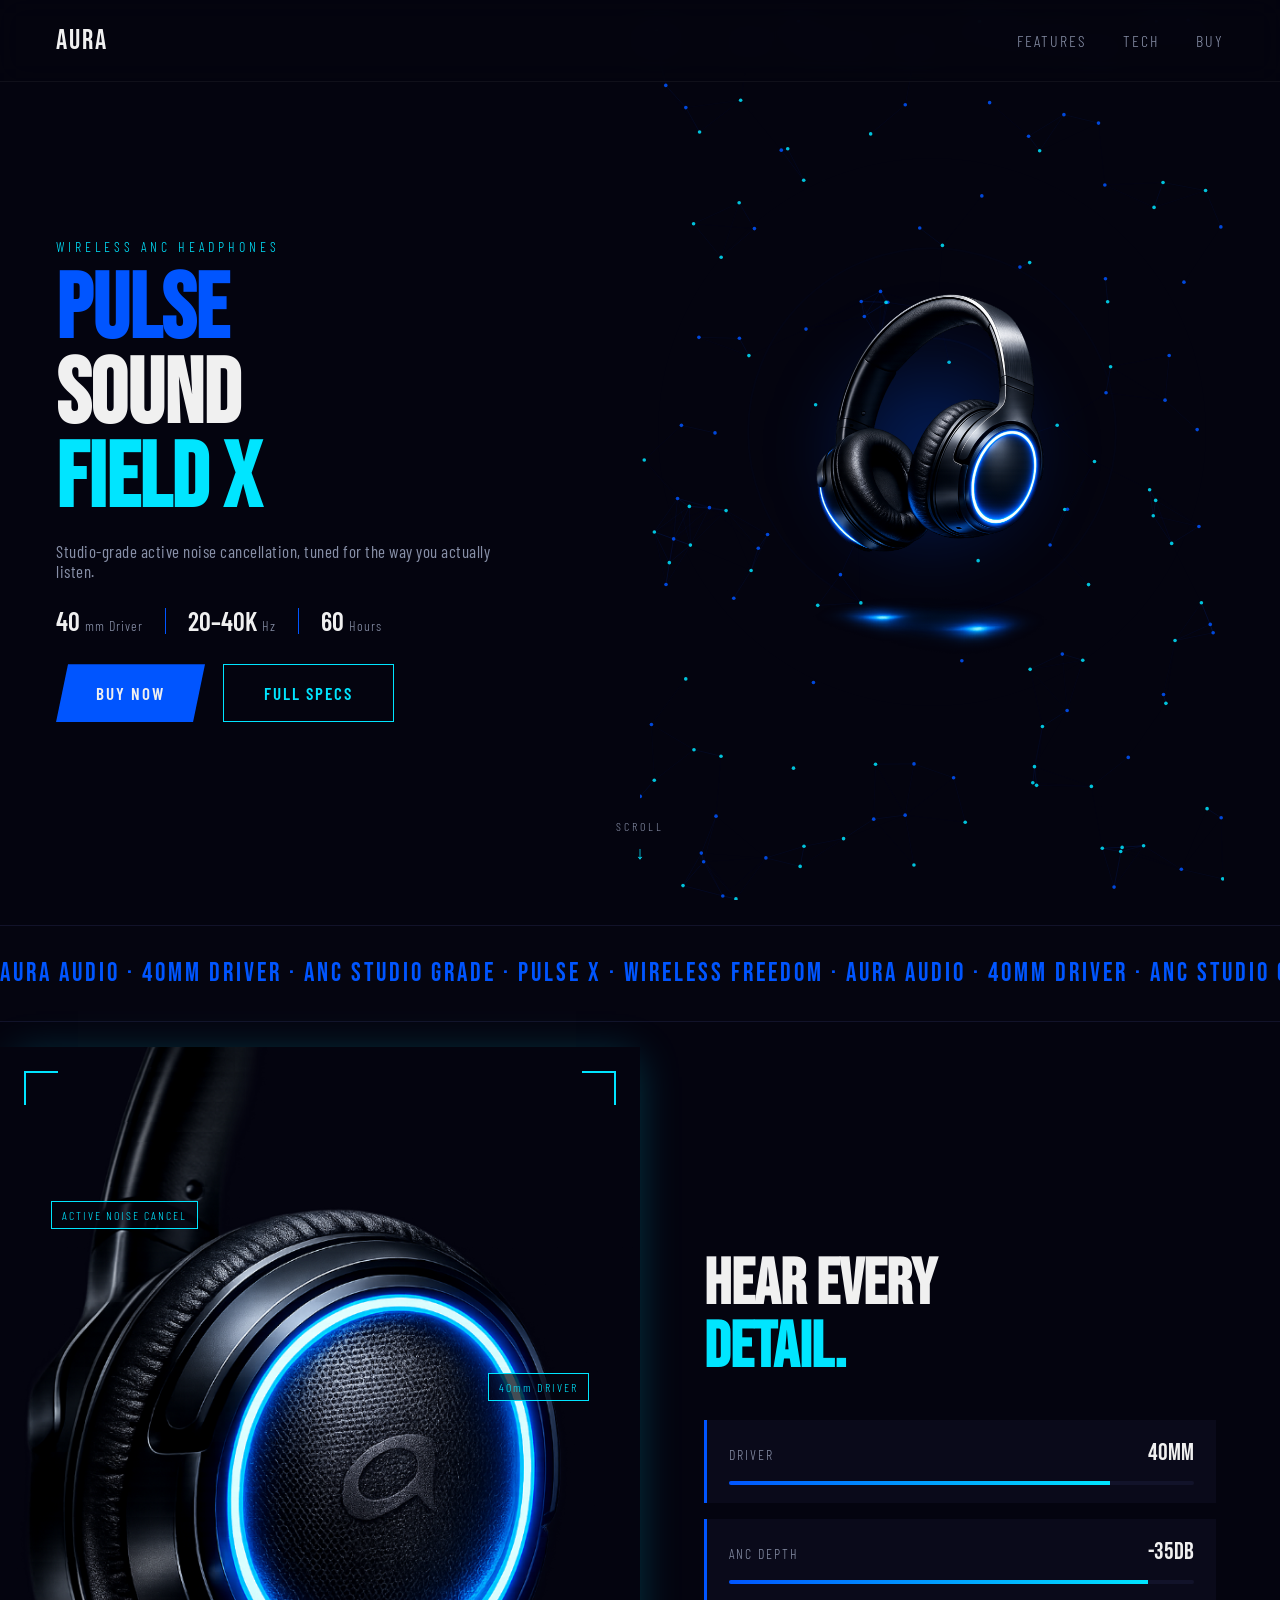
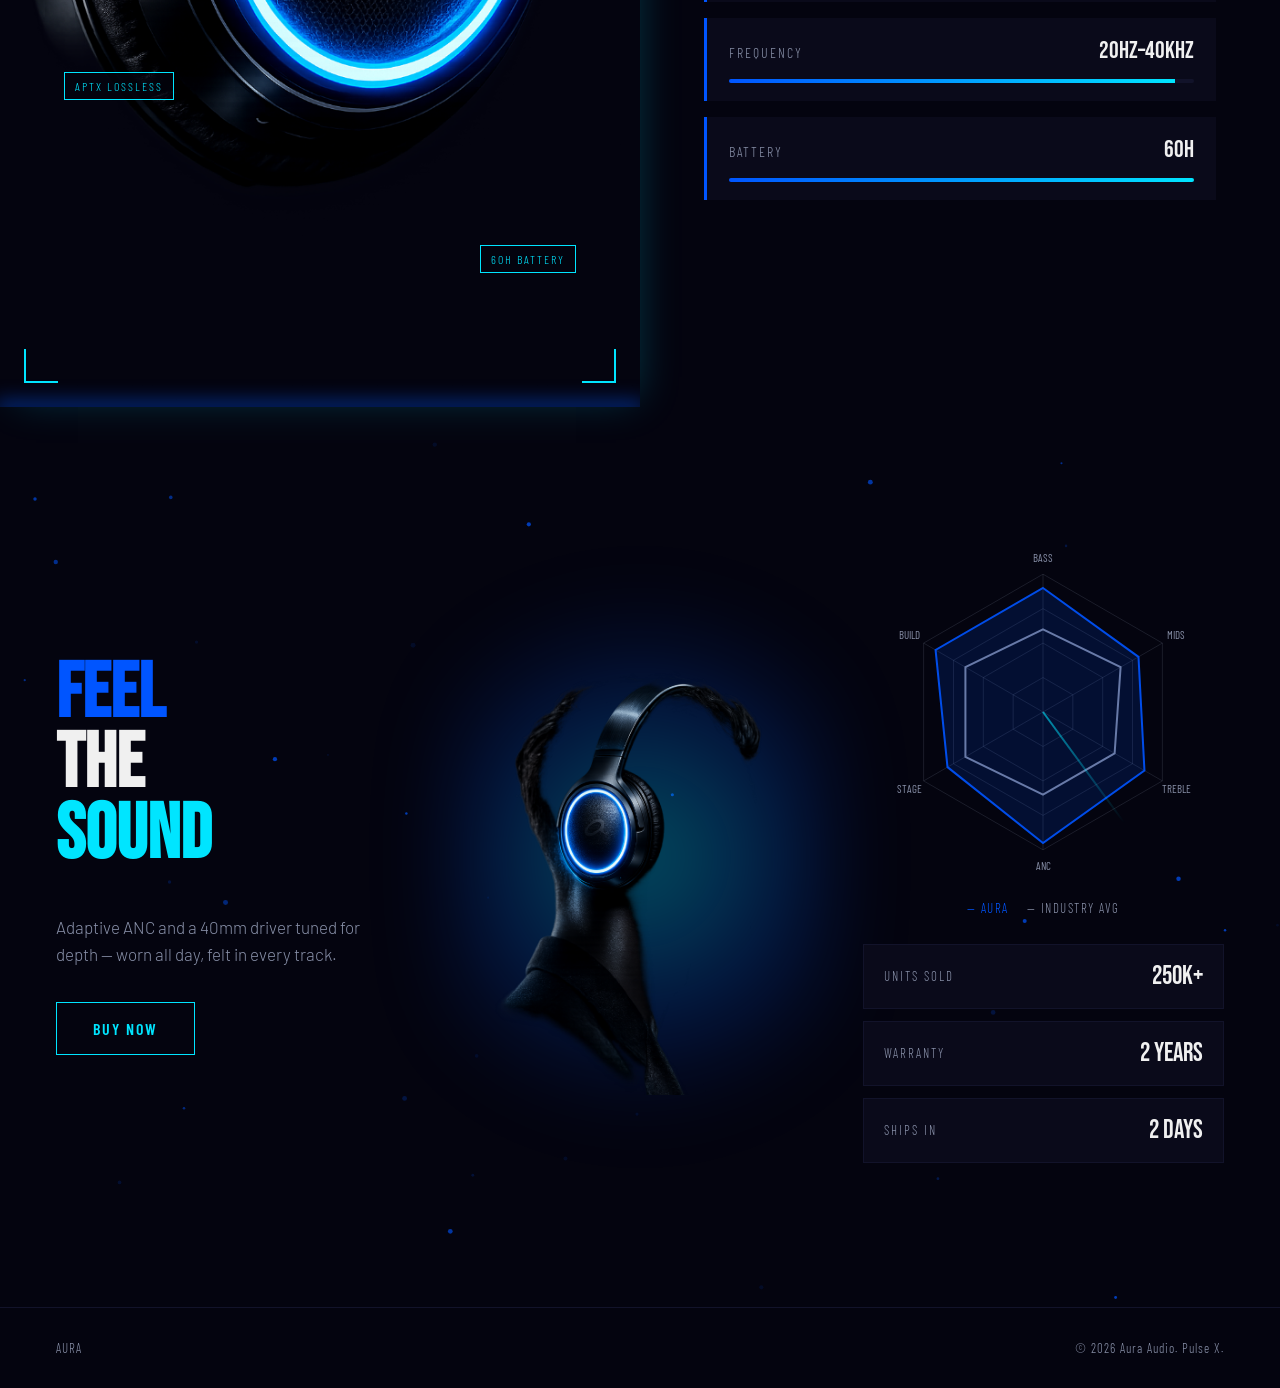
<file: index.html>
<!DOCTYPE html>
<html lang="en">
<head>
<meta charset="utf-8">
<title>Aura Pulse X — Wireless ANC Headphones</title>
<meta name="viewport" content="width=device-width, initial-scale=1">
<meta name="description" content="Aura Pulse X — studio-grade active noise cancellation wireless headphones. 40mm driver, 60 hour battery, aptX lossless.">
<link rel="preconnect" href="https://fonts.googleapis.com">
<link rel="preconnect" href="https://fonts.gstatic.com" crossorigin>
<link href="https://fonts.googleapis.com/css2?family=Bebas+Neue&family=Barlow+Condensed:wght@400;500;600;700&family=Barlow:wght@300;400;500;600&display=swap" rel="stylesheet">
<link rel="stylesheet" href="styles.css">
</head>
<body>

<div class="root">

  <div class="cursor-dot" id="cursorDot"></div>
  <div class="cursor-ring" id="cursorRing"></div>
  <canvas class="trail-canvas" id="trailCanvas"></canvas>

  <!-- NAV -->
  <nav class="nav">
    <div class="nav-logo">AURA</div>
   <div class="nav-links">
    <a href="#hero">Features</a>
    <a href="#techSection">Tech</a>
    <a href="#expSection">Buy</a>
</div>
    <button class="hamburger" id="hamburger" aria-label="Toggle menu">
      <span class="bar-top"></span>
      <span class="bar-mid"></span>
      <span class="bar-bot"></span>
    </button>
  </nav>

<div class="mobile-menu" id="mobileMenu">
    <a href="#hero">Features</a>
    <a href="#techSection">Tech</a>
    <a href="#expSection">Buy</a>
</div>

  <!-- HERO -->
  <section class="hero" id="hero">
    <div class="hero-left">
      <div class="hero-eyebrow">Wireless ANC Headphones</div>
      <h1 class="hero-heading">
        <span class="l1">PULSE</span><br>
        <span class="l2">SOUND</span><br>
        <span class="l3">FIELD X</span>
      </h1>
      <p class="hero-copy">Studio-grade active noise cancellation, tuned for the way you actually listen.</p>

      <div class="hero-stats">
        <div class="hero-stat"><span class="num">40</span><span class="unit">mm Driver</span></div>
        <div class="hero-stat-divider"></div>
        <div class="hero-stat"><span class="num">20–40K</span><span class="unit"> Hz</span></div>
        <div class="hero-stat-divider"></div>
        <div class="hero-stat"><span class="num">60</span><span class="unit"> Hours</span></div>
      </div>

      <div class="hero-actions">
        <button class="btn-solid">Buy Now</button>
        <button class="btn-outline">Full Specs</button>
      </div>
    </div>

    <div class="hero-right" id="heroRight">
      <canvas class="hero-canvas" id="heroCanvas"></canvas>
      <div class="hero-glow"></div>
      <img class="hero-img" id="heroImg" src="assets/hero-headphones-sm.png" alt="Aura Pulse X headphones">
    </div>

    <div class="scroll-hint">
      <span>Scroll</span>
      <div class="arrow">↓</div>
    </div>
  </section>

  <!-- TICKER -->
  <div class="ticker-wrap">
    <div class="ticker-track">
      <span>AURA AUDIO · 40mm DRIVER · ANC STUDIO GRADE · PULSE X · WIRELESS FREEDOM · AURA AUDIO · 40mm DRIVER · ANC STUDIO GRADE · PULSE X · WIRELESS FREEDOM ·&nbsp;</span>
      <span>AURA AUDIO · 40mm DRIVER · ANC STUDIO GRADE · PULSE X · WIRELESS FREEDOM · AURA AUDIO · 40mm DRIVER · ANC STUDIO GRADE · PULSE X · WIRELESS FREEDOM ·&nbsp;</span>
    </div>
  </div>

  <!-- TECHNOLOGY -->
  <section class="tech" id="techSection">
    <div class="tech-img-wrap">
      <img src="assets/earcup-closeup-sm.png" alt="Earcup detail">
      <div class="scan-line"></div>
      <div class="corner tl"></div>
      <div class="corner tr"></div>
      <div class="corner bl"></div>
      <div class="corner br"></div>
      <div class="chip c1">ACTIVE NOISE CANCEL</div>
      <div class="chip c2">40mm DRIVER</div>
      <div class="chip c3">APTX LOSSLESS</div>
      <div class="chip c4">60H BATTERY</div>
    </div>

    <div class="tech-right">
      <h2 class="tech-heading">
        <span class="l1">Hear Every</span><br><span class="l2">Detail.</span>
      </h2>
      <div class="spec-list" id="specList">
        <div class="spec-card" style="--bar-pct:82%">
          <div class="spec-row">
            <span class="spec-label">DRIVER</span>
            <span class="spec-value">40mm</span>
          </div>
          <div class="spec-bar-track"><div class="spec-bar-fill"></div></div>
        </div>
        <div class="spec-card" style="--bar-pct:90%">
          <div class="spec-row">
            <span class="spec-label">ANC DEPTH</span>
            <span class="spec-value">-35dB</span>
          </div>
          <div class="spec-bar-track"><div class="spec-bar-fill"></div></div>
        </div>
        <div class="spec-card" style="--bar-pct:96%">
          <div class="spec-row">
            <span class="spec-label">FREQUENCY</span>
            <span class="spec-value">20Hz–40kHz</span>
          </div>
          <div class="spec-bar-track"><div class="spec-bar-fill"></div></div>
        </div>
        <div class="spec-card" style="--bar-pct:100%">
          <div class="spec-row">
            <span class="spec-label">BATTERY</span>
            <span class="spec-value">60H</span>
          </div>
          <div class="spec-bar-track"><div class="spec-bar-fill"></div></div>
        </div>
      </div>
    </div>
  </section>

  <!-- EXPERIENCE -->
  <section class="experience" id="expSection">
    <canvas class="spark-canvas" id="sparkCanvas"></canvas>

    <div class="exp-left">
      <h2 class="exp-heading">
        <span class="l1">FEEL</span><br><span class="l2">THE</span><br><span class="l3">SOUND</span>
      </h2>
      <p class="exp-copy">Adaptive ANC and a 40mm driver tuned for depth — worn all day, felt in every track.</p>
      <button class="btn-outline-lg">Buy Now</button>
    </div>

    <div class="exp-img-col">
      <div class="exp-img-inner">
        <div class="exp-img-glow"></div>
        <img src="assets/lifestyle-worn-sm.png" alt="Aura Pulse X worn">
      </div>
    </div>

    <div class="exp-right">
      <canvas class="radar-canvas" id="radarCanvas" width="320" height="320"></canvas>
      <div class="radar-legend">
        <span class="aura">— AURA</span><span class="industry">— INDUSTRY AVG</span>
      </div>
      <div class="stat-list" id="statList">
        <div class="stat-card">
          <span class="stat-label">Units Sold</span>
          <span class="stat-value">250K+</span>
        </div>
        <div class="stat-card">
          <span class="stat-label">Warranty</span>
          <span class="stat-value">2 Years</span>
        </div>
        <div class="stat-card">
          <span class="stat-label">Ships In</span>
          <span class="stat-value">2 Days</span>
        </div>
      </div>
    </div>
  </section>

  <footer class="footer">
    <span>AURA</span>
    <span>© 2026 Aura Audio. Pulse X.</span>
  </footer>

</div>

<script src="script.js"></script>
</body>
</html>
</file>
<file: styles.css>
:root {
  --bg: #04040F;
  --text: #F0F0F0;
  --blue: #0055FF;
  --cyan: #00E5FF;
  --muted: #8890A8;
  --card-bg: #0a0a1a;
  --line: #12132a;
  --ticker-bg: #050510;
}

* { box-sizing: border-box; }

html, body {
  margin: 0;
  padding: 0;
  background: var(--bg);
  color: var(--text);
  font-family: 'Barlow', sans-serif;
  font-weight: 300;
  overflow-x: hidden;
  width: 100%;
}

html {
    scroll-behavior: smooth;
}

@media (min-width: 761px) {
  body { cursor: none; }
  button, a { cursor: none; }
}

img { max-width: 100%; }

.root {
  position: relative;
  width: 100%;
}

/* ---------- Custom cursor ---------- */
.cursor-dot {
  position: fixed;
  top: 0; left: 0;
  width: 10px; height: 10px;
  border-radius: 50%;
  background: var(--blue);
  box-shadow: 0 0 10px 2px rgba(0,85,255,0.8);
  pointer-events: none;
  z-index: 9999;
  transform: translate3d(-100px, -100px, 0);
}

.cursor-ring {
  position: fixed;
  top: 0; left: 0;
  width: 34px; height: 34px;
  margin-left: -17px; margin-top: -17px;
  border-radius: 50%;
  border: 1.5px solid var(--cyan);
  pointer-events: none;
  z-index: 9998;
  box-shadow: 0 0 12px rgba(0,229,255,0.5);
  transform: translate3d(-100px, -100px, 0);
}

.trail-canvas {
  position: fixed;
  inset: 0;
  width: 100%;
  height: 100%;
  pointer-events: none;
  z-index: 9997;
}

.cursor-dot, .cursor-ring, .trail-canvas {
  display: none;
}

@media (min-width: 761px) {
  .cursor-dot, .cursor-ring, .trail-canvas {
    display: block;
  }
}

/* ---------- Nav ---------- */
.nav {
  position: fixed;
  top: 0;
  left: 0;
  right: 0;
  display: flex;
  justify-content: space-between;
  align-items: center;
  padding: 24px 56px;
  z-index: 1000;

  background: rgba(4, 4, 15, 0.75);
  backdrop-filter: blur(14px);
  -webkit-backdrop-filter: blur(14px);

  border-bottom: 1px solid rgba(255,255,255,0.05);
}

.nav-logo {
  font-family: 'Bebas Neue', sans-serif;
  font-size: 28px;
  letter-spacing: 2px;
  color: var(--text);
}

.nav-links {
  display: flex;
  gap: 36px;
  font-family: 'Barlow Condensed', sans-serif;
  font-size: 16px;
  letter-spacing: 2px;
  text-transform: uppercase;
  color: var(--muted);
}

.nav-links a,
.mobile-menu a {
    color: inherit;
    text-decoration: none;
    transition: color .25s ease;
}

.nav-links a:hover,
.mobile-menu a:hover {
    color: var(--cyan);
}

.hamburger {
  display: none;
  flex-direction: column;
  gap: 5px;
  background: none;
  border: none;
  padding: 8px;
  z-index: 21;
}

.hamburger span {
  width: 22px;
  height: 2px;
  background: var(--text);
  transition: transform 0.25s ease, opacity 0.25s ease;
}

.hamburger.open .bar-top { transform: translateY(7px) rotate(45deg); }
.hamburger.open .bar-mid { opacity: 0; }
.hamburger.open .bar-bot { transform: translateY(-7px) rotate(-45deg); }

.mobile-menu {
  display: none;
  flex-direction: column;
  gap: 28px;
  position: fixed;
  inset: 0;
  background: var(--bg);
  padding: 96px 32px 32px;
  height: 0;
  overflow: hidden;
  opacity: 0;
  pointer-events: none;
  transition: height 0.3s ease, opacity 0.25s ease;
  z-index: 19;
  font-family: 'Barlow Condensed', sans-serif;
  font-size: 28px;
  letter-spacing: 2px;
  text-transform: uppercase;
  color: var(--text);
}

.mobile-menu.open {
  height: 100vh;
  opacity: 1;
  pointer-events: auto;
}

@media (max-width: 760px) {
  .nav {
    position: fixed;
    padding: 20px 20px;
    background: var(--bg);
  }
  .nav-links { display: none; }
  .hamburger { display: flex; }
  .mobile-menu { display: flex; }
}

/* ---------- Hero ---------- */
.hero {
  height: 100vh;
  box-sizing: border-box;
  display: grid;
  grid-template-columns: 1fr 1fr;
  align-items: center;
  padding: 0 56px;
  position: relative;
  overflow: hidden;
}

.hero-left {
  position: relative;
  z-index: 5;
  padding-top: 60px;
}

.hero-eyebrow {
  font-family: 'Barlow Condensed', sans-serif;
  font-size: 14px;
  letter-spacing: 4px;
  color: var(--cyan);
  margin: 0 0 14px;
  text-transform: uppercase;
}

.hero-heading {
  font-family: 'Bebas Neue', sans-serif;
  font-size: clamp(52px, 7.2vw, 108px);
  line-height: 0.92;
  margin: 0;
}

.hero-heading .l1 { color: var(--blue); }
.hero-heading .l2 { color: var(--text); }
.hero-heading .l3 { color: var(--cyan); }

.hero-copy {
  font-family: 'Barlow Condensed', sans-serif;
  font-weight: 400;
  font-size: 17px;
  color: var(--muted);
  letter-spacing: 0.5px;
  max-width: 460px;
  margin: 18px 0 24px;
}

.hero-stats {
  display: flex;
  align-items: center;
  gap: 22px;
  margin-bottom: 28px;
  flex-wrap: wrap;
}

.hero-stat {
  font-family: 'Barlow Condensed', sans-serif;
  display: flex;
  align-items: baseline;
  gap: 5px;
}

.hero-stat .num {
  font-size: 26px;
  font-weight: 600;
  color: var(--text);
}

.hero-stat .unit {
  font-size: 14px;
  color: var(--muted);
  letter-spacing: 1px;
}

.hero-stat-divider {
  width: 1px;
  height: 26px;
  background: var(--blue);
}

.hero-actions {
  display: flex;
  gap: 18px;
}

.btn-solid {
  background: var(--blue);
  color: var(--text);
  border: none;
  padding: 18px 40px;
  font-family: 'Barlow Condensed', sans-serif;
  font-size: 17px;
  letter-spacing: 2px;
  font-weight: 600;
  text-transform: uppercase;
  clip-path: polygon(12px 0, 100% 0, calc(100% - 12px) 100%, 0 100%);
}

.btn-outline {
  background: transparent;
  color: var(--cyan);
  border: 1.5px solid var(--cyan);
  padding: 18px 40px;
  font-family: 'Barlow Condensed', sans-serif;
  font-size: 17px;
  letter-spacing: 2px;
  font-weight: 600;
  text-transform: uppercase;
}

.btn-outline-lg {
  background: transparent;
  color: var(--cyan);
  border: 1.5px solid var(--cyan);
  padding: 16px 36px;
  font-family: 'Barlow Condensed', sans-serif;
  font-size: 16px;
  letter-spacing: 2px;
  font-weight: 600;
  text-transform: uppercase;
  align-self: flex-start;
  transition: background 0.25s ease, color 0.25s ease;
}

.btn-outline-lg:hover {
  background: var(--blue);
  color: var(--text);
  border-color: var(--blue);
}

.hero-right {
  position: relative;
  height: 100%;
  display: flex;
  align-items: center;
  justify-content: center;
}

.hero-canvas {
  position: absolute;
  inset: 0;
  width: 100%;
  height: 100%;
}

.hero-glow {
  position: absolute;
  width: 260px;
  height: 260px;
  border-radius: 50%;
  background: radial-gradient(circle, rgba(0,85,255,0.35), transparent 70%);
  filter: blur(30px);
  pointer-events: none;
}

.hero-img {
  position: relative;
  width: min(60%, 460px);
  z-index: 3;
  transition: transform 0.15s ease-out;
  will-change: transform;
}

.scroll-hint {
  display: flex;
  position: absolute;
  bottom: 36px;
  left: 50%;
  transform: translateX(-50%);
  flex-direction: column;
  align-items: center;
  gap: 8px;
  color: var(--muted);
}

.scroll-hint span {
  font-family: 'Barlow Condensed', sans-serif;
  font-size: 12px;
  letter-spacing: 3px;
  text-transform: uppercase;
}

.scroll-hint .arrow {
  animation: scroll-arrow 1.8s ease-in-out infinite;
  font-size: 18px;
  color: var(--cyan);
}

@media (max-width: 760px) {
  .hero {
    height: auto;
    grid-template-columns: 1fr;
    padding: 110px 24px 60px;
    overflow: visible;
    gap: 32px;
  }
  .hero-left { padding-top: 0; order: 0; }
  .hero-right { height: 320px; order: 2; }
  .hero-heading { font-size: clamp(80px, 22vw, 130px); }
  .scroll-hint { display: none; }
}

/* ---------- Ticker ---------- */
.ticker-wrap {
  width: 100%;
  overflow: hidden;
  background: var(--ticker-bg);
  border-top: 1px solid var(--line);
  border-bottom: 1px solid var(--line);
  padding: 32px 0;
  margin: 25px 0;
}

.ticker-track {
  display: inline-flex;
  white-space: nowrap;
  animation: ticker-scroll 22s linear infinite;
}

.ticker-track span {
  font-family: 'Bebas Neue', sans-serif;
  font-size: 26px;
  letter-spacing: 3px;
  color: var(--blue);
  padding-right: 40px;
}

@media (max-width: 760px) {
  .ticker-track span { font-size: 18px; }
}

/* ---------- Tech section ---------- */
.tech {
  display: grid;
  grid-template-columns: 1fr 1fr;
  min-height: 100vh;
}

.tech-img-wrap {
  position: relative;
  overflow: hidden;
  box-shadow: 6px 0 40px -10px rgba(0,229,255,0.25);
}

.tech-img-wrap img {
  width: 100%;
  height: 100%;
  object-fit: cover;
  display: block;
}

.scan-line {
  position: absolute;
  left: 0; right: 0;
  height: 2px;
  background: linear-gradient(90deg, transparent, var(--blue), transparent);
  box-shadow: 0 0 20px 4px rgba(0,85,255,0.7);
  animation: scan-sweep 3.2s linear infinite;
}

.corner {
  position: absolute;
  width: 34px;
  height: 34px;
}

.corner.tl { top: 24px; left: 24px; border-top: 2px solid var(--cyan); border-left: 2px solid var(--cyan); }
.corner.tr { top: 24px; right: 24px; border-top: 2px solid var(--cyan); border-right: 2px solid var(--cyan); }
.corner.bl { bottom: 24px; left: 24px; border-bottom: 2px solid var(--cyan); border-left: 2px solid var(--cyan); }
.corner.br { bottom: 24px; right: 24px; border-bottom: 2px solid var(--cyan); border-right: 2px solid var(--cyan); }

.chip {
  position: absolute;
  font-family: 'Barlow Condensed', sans-serif;
  font-size: 12px;
  letter-spacing: 2px;
  color: var(--cyan);
  background: rgba(4,4,15,0.7);
  padding: 6px 10px;
  border: 1px solid var(--cyan);
  animation: blink-chip 2.4s ease-in-out infinite;
}

.chip.c1 { top: 16%; left: 8%; }
.chip.c2 { top: 34%; right: 8%; animation-delay: 0.6s; }
.chip.c3 { bottom: 32%; left: 10%; animation-delay: 1.2s; }
.chip.c4 { bottom: 14%; right: 10%; animation-delay: 1.8s; }

.tech-right {
  padding: 80px 64px;
  display: flex;
  flex-direction: column;
  justify-content: center;
}

.tech-heading {
  font-family: 'Bebas Neue', sans-serif;
  font-size: clamp(44px, 5vw, 72px);
  line-height: 0.98;
  margin: 0 0 40px;
}

.tech-heading .l1 { color: var(--text); }
.tech-heading .l2 { color: var(--cyan); }

.spec-list {
  display: flex;
  flex-direction: column;
  gap: 16px;
}

.spec-card {
  background: var(--card-bg);
  border-left: 3px solid var(--blue);
  padding: 18px 22px;
  transition: transform 0.25s ease, border-color 0.25s ease;
}

.spec-card:hover,
.spec-card.hovered {
  border-left-color: var(--cyan);
  transform: translateX(10px);
}

.spec-row {
  display: flex;
  justify-content: space-between;
  align-items: baseline;
}

.spec-label {
  font-family: 'Barlow Condensed', sans-serif;
  font-size: 14px;
  letter-spacing: 2px;
  text-transform: uppercase;
  color: var(--muted);
}

.spec-value {
  font-family: 'Bebas Neue', sans-serif;
  font-size: 24px;
  color: var(--text);
  transition: color 0.25s ease, text-shadow 0.25s ease;
}

.spec-card:hover .spec-value,
.spec-card.hovered .spec-value {
  color: var(--cyan);
  text-shadow: 0 0 14px rgba(0,229,255,0.7);
}

.spec-bar-track {
  width: 100%;
  height: 4px;
  background: var(--line);
  margin-top: 14px;
  border-radius: 2px;
  overflow: hidden;
}

.spec-bar-fill {
  height: 100%;
  width: 0%;
  background: linear-gradient(90deg, var(--blue), var(--cyan));
  transition: width 1.3s cubic-bezier(0.16,1,0.3,1);
}

.tech.revealed .spec-bar-fill { width: var(--bar-pct); }

@media (max-width: 760px) {
  .tech { grid-template-columns: 1fr; min-height: auto; }
  .tech-img-wrap { height: 360px; }
  .tech-right { padding: 48px 24px; }
}

/* ---------- Experience section ---------- */
.experience {
  position: relative;
  display: grid;
  grid-template-columns: 1fr 1.1fr 1fr;
  gap: 24px;
  min-height: 100vh;
  padding: 90px 56px;
  overflow: hidden;
}

.spark-canvas {
  position: absolute;
  inset: 0;
  width: 100%;
  height: 100%;
  pointer-events: none;
  z-index: 0;
}

.exp-left {
  display: flex;
  flex-direction: column;
  justify-content: center;
  position: relative;
  z-index: 2;
}

.exp-heading {
  font-family: 'Bebas Neue', sans-serif;
  font-size: clamp(48px, 6vw, 84px);
  line-height: 0.92;
  margin: 0 0 26px;
}

.exp-heading .l1 { color: var(--blue); }
.exp-heading .l2 { color: var(--text); }
.exp-heading .l3 { color: var(--cyan); }

.exp-copy {
  font-family: 'Barlow', sans-serif;
  font-weight: 300;
  font-size: 17px;
  line-height: 1.6;
  color: var(--muted);
  max-width: 340px;
  margin-bottom: 34px;
}

.exp-img-col {
  display: flex;
  align-items: center;
  justify-content: center;
  position: relative;
  z-index: 2;
}

.exp-img-inner {
  position: relative;
  width: min(80%, 420px);
  animation: drift-float 6s ease-in-out infinite;
}

.exp-img-glow {
  position: absolute;
  inset: -10%;
  background: radial-gradient(circle, rgba(0,229,255,0.35), rgba(0,85,255,0.2) 45%, transparent 75%);
  filter: blur(40px);
}

.exp-img-inner img {
  position: relative;
  width: 100%;
  display: block;
}

.exp-right {
  display: flex;
  flex-direction: column;
  justify-content: center;
  gap: 28px;
  position: relative;
  z-index: 2;
}

.radar-canvas {
  width: 100%;
  max-width: 320px;
  align-self: center;
}

.radar-legend {
  display: flex;
  justify-content: center;
  gap: 18px;
  font-family: 'Barlow Condensed', sans-serif;
  font-size: 13px;
  letter-spacing: 1.5px;
}

.radar-legend .aura { color: var(--blue); }
.radar-legend .industry { color: var(--muted); }

.stat-list {
  display: flex;
  flex-direction: column;
  gap: 12px;
}

.stat-card {
  display: flex;
  justify-content: space-between;
  align-items: center;
  background: var(--card-bg);
  padding: 16px 20px;
  border: 1px solid var(--line);
  transition: all 0.25s ease;
}

.stat-card:hover,
.stat-card.hovered {
  border-color: var(--cyan);
  box-shadow: 0 0 20px rgba(0,229,255,0.35);
  transform: translateX(-8px);
}

.stat-label {
  font-family: 'Barlow Condensed', sans-serif;
  font-size: 13px;
  letter-spacing: 2px;
  color: var(--muted);
  text-transform: uppercase;
}

.stat-value {
  font-family: 'Bebas Neue', sans-serif;
  font-size: 26px;
  color: var(--text);
}

@media (max-width: 760px) {
  .experience {
    grid-template-columns: 1fr;
    gap: 48px;
    min-height: auto;
    padding: 60px 24px;
  }
  .exp-img-col { order: -1; }
}

/* ---------- Footer ---------- */
.footer {
  display: flex;
  justify-content: space-between;
  align-items: center;
  padding: 32px 56px;
  border-top: 1px solid var(--line);
  font-family: 'Barlow Condensed', sans-serif;
  font-size: 13px;
  letter-spacing: 1px;
  color: var(--muted);
  flex-wrap: wrap;
  gap: 8px;
}

@media (max-width: 760px) {
  .footer { padding: 24px 24px; }
}

/* ---------- Keyframes ---------- */
@keyframes ticker-scroll { from { transform: translateX(0); } to { transform: translateX(-50%); } }
@keyframes scroll-arrow { 0%, 100% { transform: translateY(0); opacity: 0.4; } 50% { transform: translateY(10px); opacity: 1; } }
@keyframes scan-sweep { 0% { top: -10%; } 100% { top: 110%; } }
@keyframes blink-chip { 0%, 100% { opacity: 1; } 50% { opacity: 0.25; } }
@keyframes drift-float { 0%, 100% { transform: translateY(0px); } 50% { transform: translateY(-18px); } }
</file>
